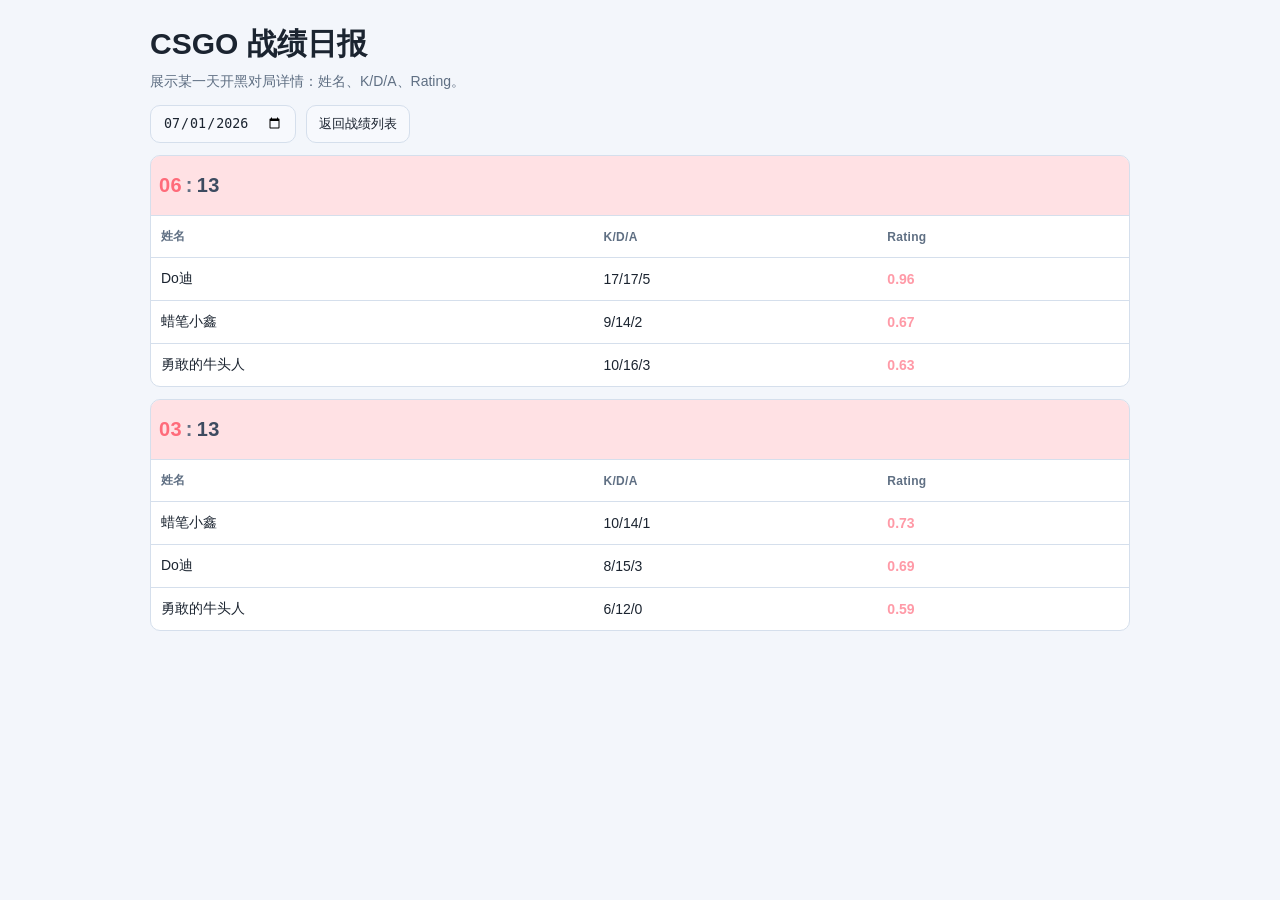
<file: daily-report.html>
<!DOCTYPE html>
<html lang="zh-CN" data-theme="dark">
<head>
    <meta charset="UTF-8" />
    <meta name="viewport" content="width=device-width, initial-scale=1.0" />
    <title>CSGO 战绩日报</title>
    <link rel="icon" type="image/svg+xml" href="assets/favicon.svg" />
    <link rel="stylesheet" href="assets/css/daily-report.css" />
</head>
<body>
<div class="wrap">
    <div class="topbar">
        <div>
            <h1>CSGO 战绩日报</h1>
            <p class="sub">展示某一天开黑对局详情：姓名、K/D/A、Rating。</p>
        </div>
    </div>

    <div class="toolbar">
        <input id="reportDate" class="input" type="date" aria-label="选择战绩日期" />
        <button id="backBtn" class="btn" type="button">返回战绩列表</button>
    </div>

    <div id="tableWrap" class="table-wrap"></div>
</div>

<button id="scrollTopBtn" class="scroll-top" type="button" aria-label="回到顶部">↑</button>
<script src="assets/js/daily-report.js"></script>
</body>
</html>
</file>
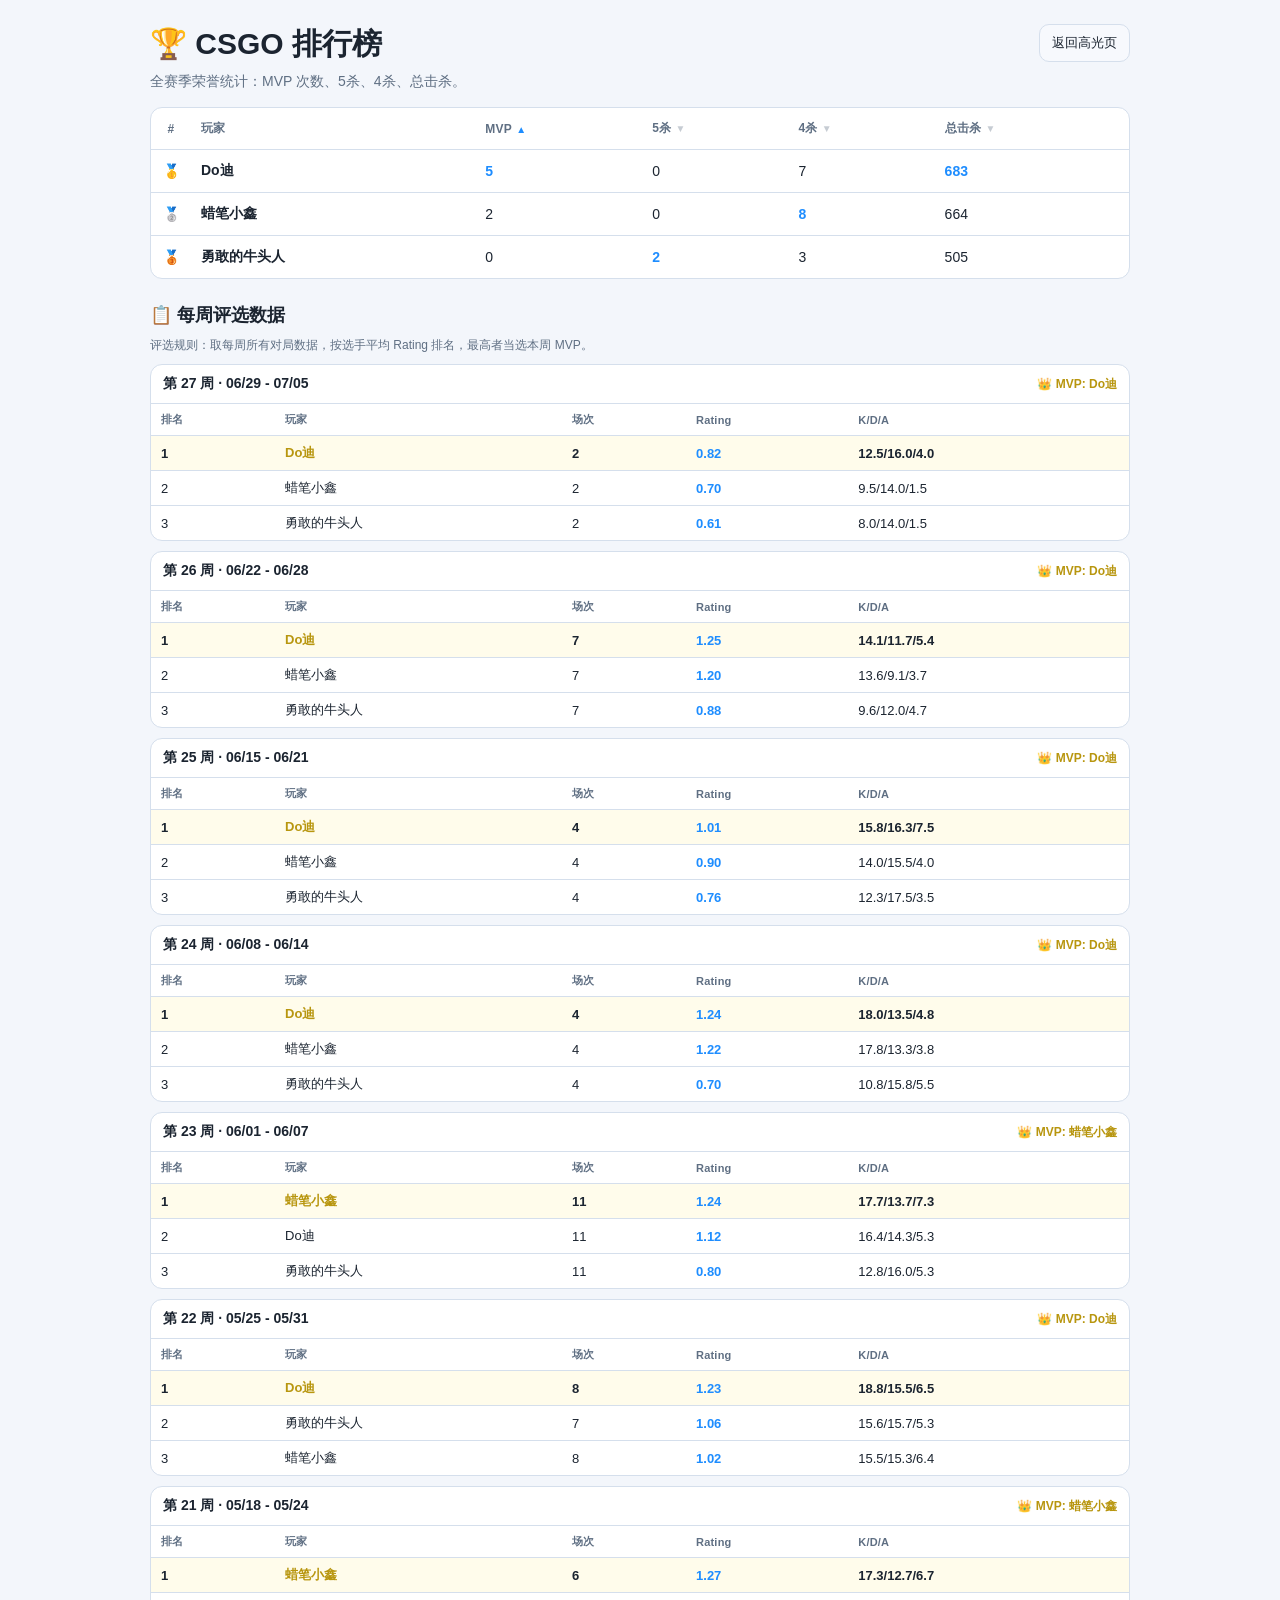
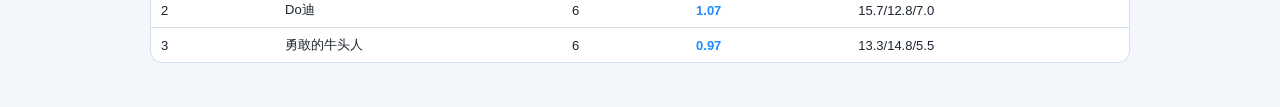
<file: leaderboard.html>
<!DOCTYPE html>
<html lang="zh-CN" data-theme="dark">
<head>
    <meta charset="UTF-8" />
    <meta name="viewport" content="width=device-width, initial-scale=1.0" />
    <title>CSGO 排行榜</title>
    <link rel="icon" type="image/svg+xml" href="assets/favicon.svg" />
    <link rel="stylesheet" href="assets/css/leaderboard.css" />
</head>
<body>
<div class="wrap">
    <div class="topbar">
        <div>
            <h1>🏆 CSGO 排行榜</h1>
            <p class="sub">全赛季荣誉统计：MVP 次数、5杀、4杀、总击杀。</p>
        </div>
        <div class="actions">
            <button id="backBtn" class="btn" type="button">返回高光页</button>
        </div>
    </div>

    <div id="tableWrap" class="table-wrap"></div>
    <div id="weeklyWrap"></div>
</div>

<button id="scrollTopBtn" class="scroll-top" type="button" aria-label="回到顶部">↑</button>

<script src="assets/js/leaderboard.js"></script>
</body>
</html>
</file>
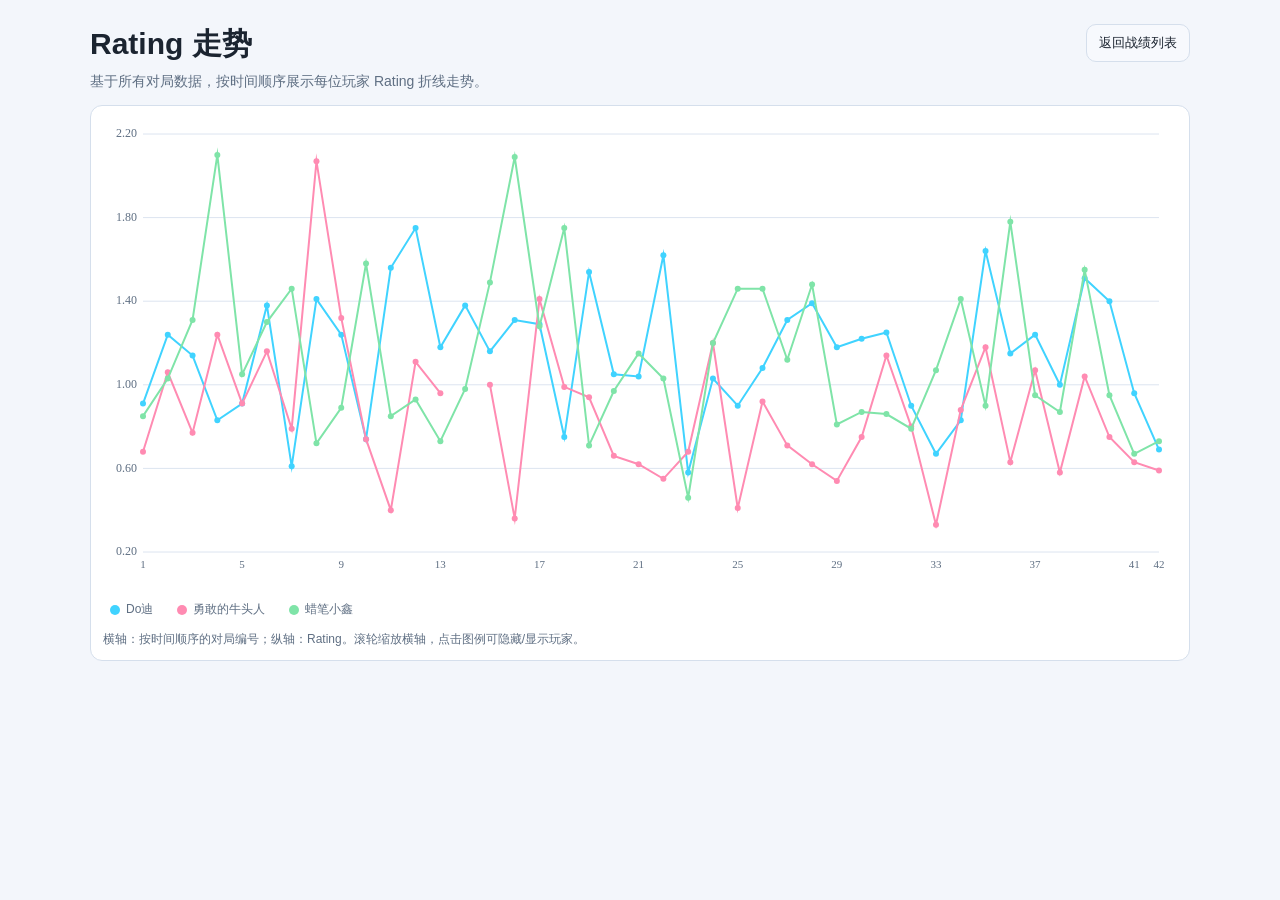
<file: rating-trend.html>
<!DOCTYPE html>
<html lang="zh-CN" data-theme="dark">
<head>
    <meta charset="UTF-8" />
    <meta name="viewport" content="width=device-width, initial-scale=1.0" />
    <title>CSGO Rating 走势</title>
    <link rel="icon" type="image/svg+xml" href="assets/favicon.svg" />
    <link rel="stylesheet" href="assets/css/rating-trend.css" />
</head>
<body>
<div class="wrap">
    <div class="topbar">
        <div>
            <h1>Rating 走势</h1>
            <p class="sub">基于所有对局数据，按时间顺序展示每位玩家 Rating 折线走势。</p>
        </div>
        <button id="backBtn" class="btn" type="button">返回战绩列表</button>
    </div>

    <div id="chartCard" class="chart-card" hidden>
        <div class="chart-wrap">
            <canvas id="ratingChart" aria-label="rating 走势图"></canvas>
            <div id="chartTooltip" class="chart-tooltip" aria-hidden="true"></div>
        </div>
        <div id="legend" class="legend"></div>
        <div class="hint">横轴：按时间顺序的对局编号；纵轴：Rating。滚轮缩放横轴，点击图例可隐藏/显示玩家。</div>
    </div>
    <div id="empty" class="empty" hidden>暂无可绘制的战绩数据。</div>
</div>

<script src="assets/js/rating-trend.js"></script>
</body>
</html>
</file>
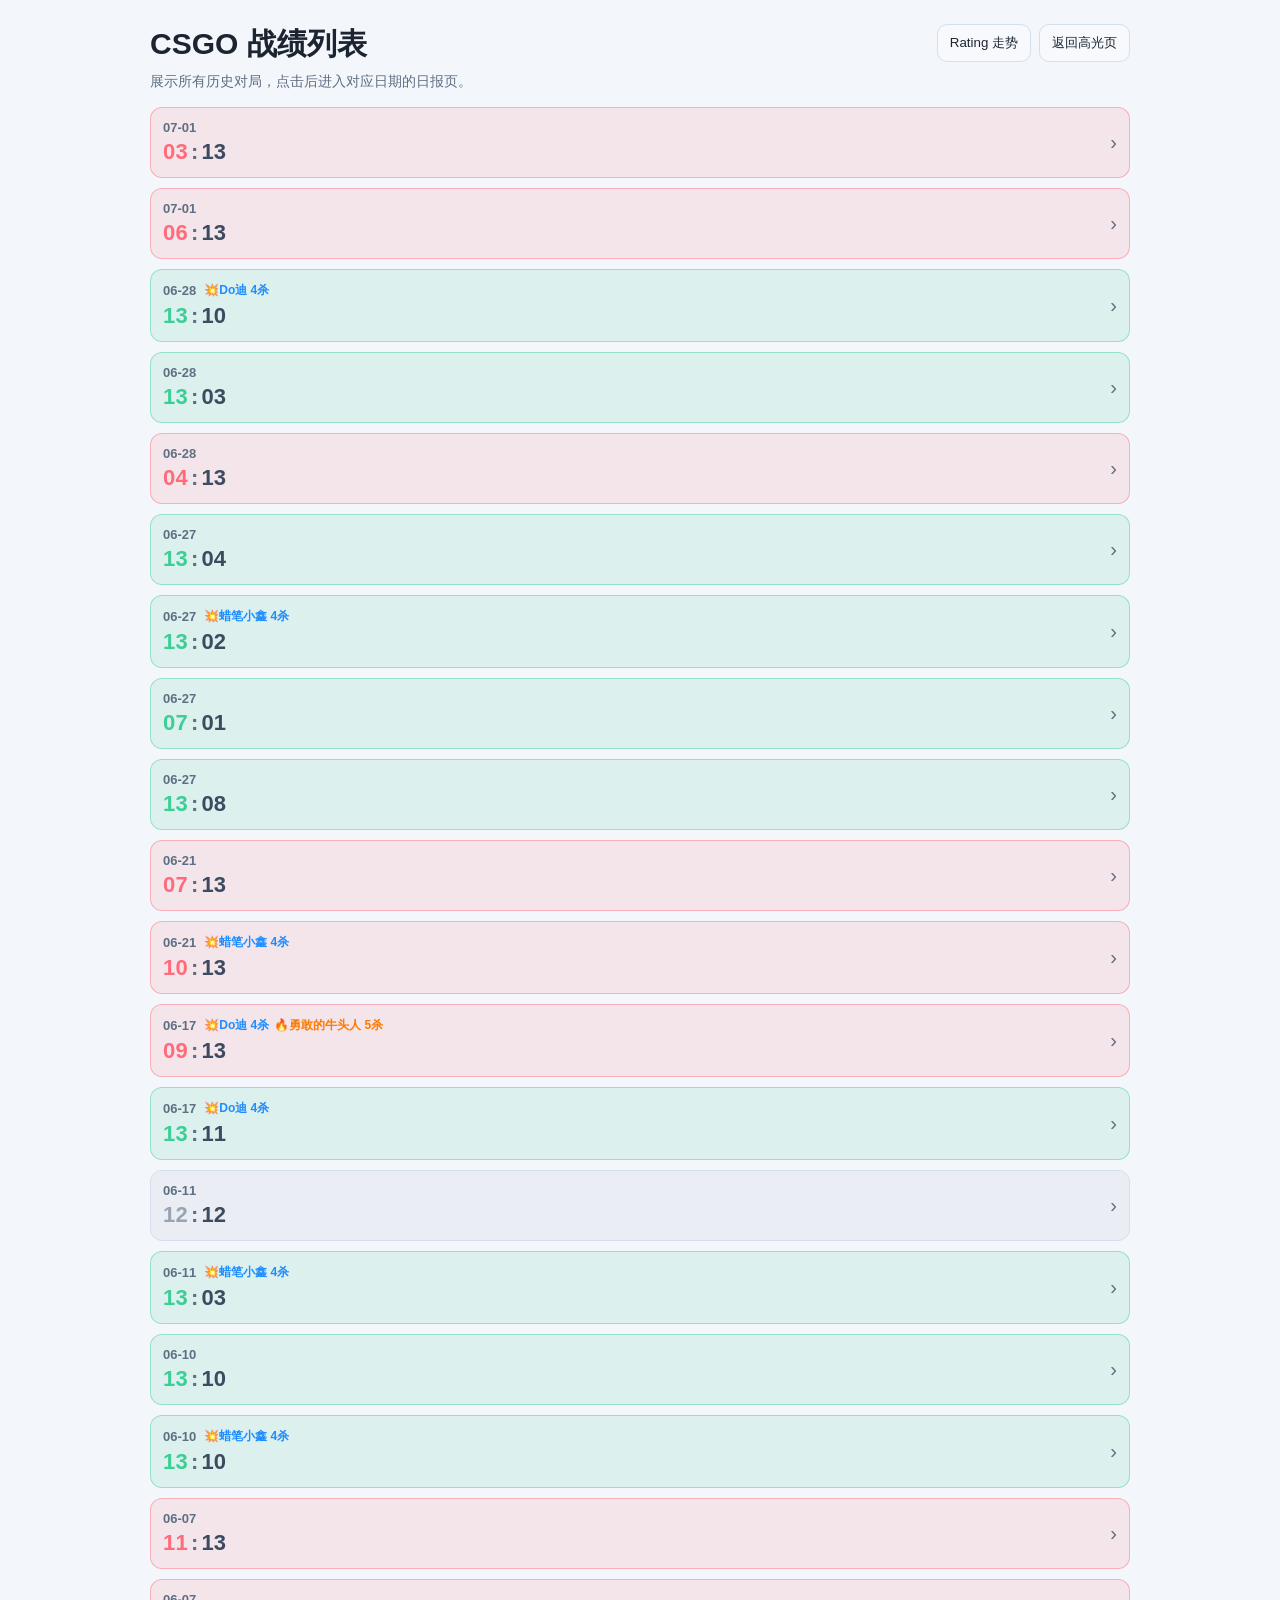
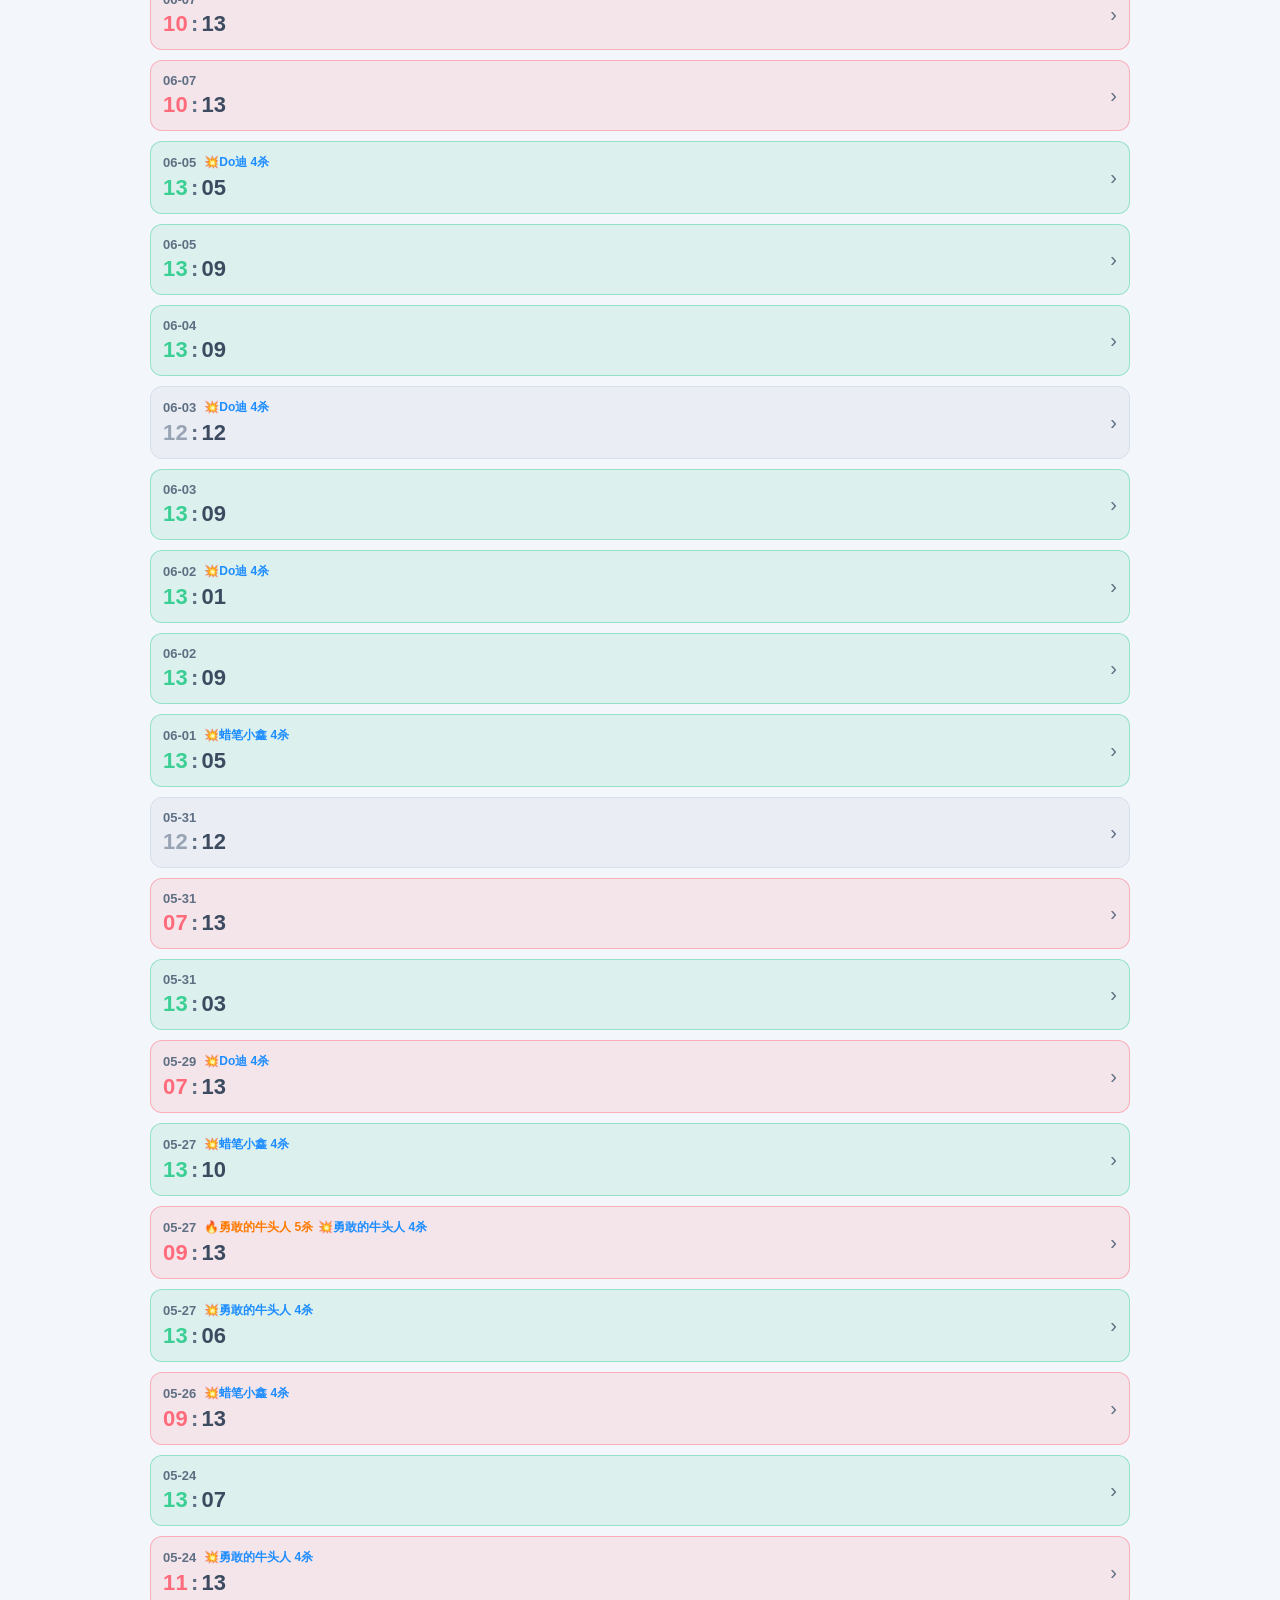
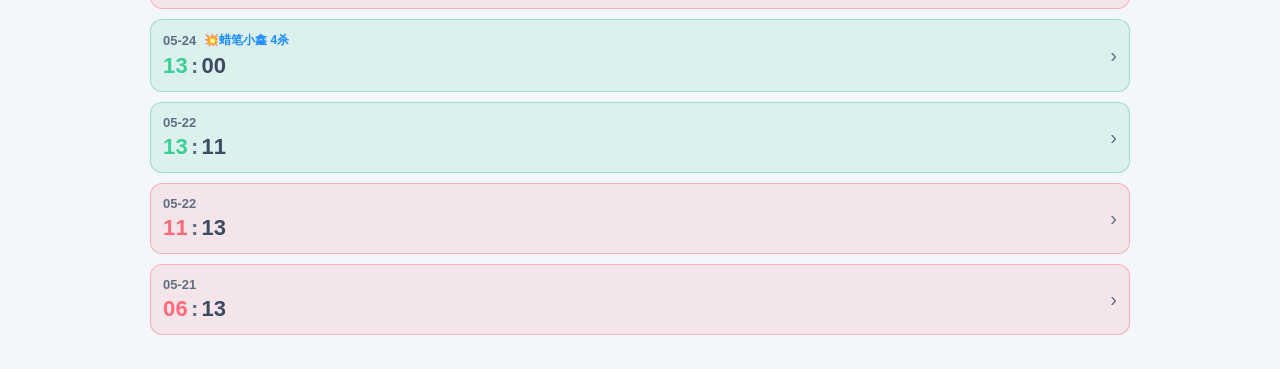
<file: report-list.html>
<!DOCTYPE html>
<html lang="zh-CN" data-theme="dark">
<head>
    <meta charset="UTF-8" />
    <meta name="viewport" content="width=device-width, initial-scale=1.0" />
    <title>CSGO 战绩列表</title>
    <link rel="icon" type="image/svg+xml" href="assets/favicon.svg" />
    <link rel="stylesheet" href="assets/css/report-list.css" />
</head>
<body>
<div class="wrap">
    <div class="topbar">
        <div>
            <h1>CSGO 战绩列表</h1>
            <p class="sub">展示所有历史对局，点击后进入对应日期的日报页。</p>
        </div>
        <div class="actions">
            <button id="trendBtn" class="btn" type="button">Rating 走势</button>
            <button id="backBtn" class="btn" type="button">返回高光页</button>
        </div>
    </div>

    <div id="list" class="list"></div>
    <div id="empty" class="empty" hidden>暂无战绩数据。</div>
</div>

<button id="scrollTopBtn" class="scroll-top" type="button" aria-label="回到顶部">↑</button>
<script src="assets/js/report-list.js"></script>
</body>
</html>
</file>
<file: assets/css/daily-report.css>
:root{
    --bg:#0f1115; --card:#171b22; --text:#f5f7fa; --muted:#9aa4b2; --enemy:#bcc6d4;
    --border:#2a303b; --accent2:#00d4ff; --input-bg:#12161d;
    --score-win-bg:rgba(59,207,149,.16); --score-lose-bg:rgba(255,107,122,.16); --score-draw-bg:rgba(154,164,178,.14);
}
:root[data-theme="light"]{
    --bg:#f3f6fb; --card:#ffffff; --text:#1b2430; --muted:#5f6f83; --enemy:#3d4b60;
    --border:#d5dfec; --accent2:#1e8dff; --input-bg:#f7f9fd;
    --score-win-bg:rgba(59,207,149,.2); --score-lose-bg:rgba(255,107,122,.2); --score-draw-bg:rgba(95,111,131,.12);
}
*{box-sizing:border-box}
body{margin:0;background:var(--bg);color:var(--text);font-family:Segoe UI,Microsoft YaHei,sans-serif}
.wrap{width:min(980px,92%);margin:0 auto;padding:24px 0 34px}
.topbar{display:flex;justify-content:space-between;align-items:flex-start;gap:10px;flex-wrap:wrap}
h1{margin:0;font-size:30px}
.sub{margin:8px 0 0;color:var(--muted);font-size:14px}
.btn,.input{
    height:38px;border:1px solid var(--border);border-radius:10px;background:var(--input-bg);
    color:var(--text);padding:0 12px
}
.btn{cursor:pointer}
.btn:hover{border-color:var(--accent2)}
.toolbar{margin-top:14px;display:flex;gap:10px;flex-wrap:wrap}
.report-match{border:1px solid var(--border);border-radius:10px;overflow:hidden;background:var(--card)}
.report-match + .report-match{margin-top:12px}
.report-match:first-child{margin-top:12px}
.report-match.located{
    outline:2px solid var(--accent2);
    box-shadow:0 0 0 4px rgba(0,212,255,.18), 0 10px 22px rgba(0,0,0,.2);
    animation:locatedPulse .75s ease 1;
}
.match-head{padding:10px 12px;border-bottom:1px solid var(--border);display:flex;justify-content:space-between;gap:10px;align-items:flex-start;flex-wrap:wrap}
.match-head.bg-win{background:var(--score-win-bg)}
.match-head.bg-lose{background:var(--score-lose-bg)}
.match-head.bg-draw{background:var(--score-draw-bg)}
.match-summary{margin-top:14px;border:1px solid var(--border);border-radius:12px;background:var(--card);padding:12px}
.match-score{font-size:20px;font-weight:800;letter-spacing:.3px;display:flex;align-items:center}
.match-score-sep{color:var(--muted);padding:0 4px}
.score-win{color:#3bcf95}
.score-lose{color:#ff6b7a}
.score-draw{color:#98a3b3}
.score-enemy{color:var(--enemy)}
.match-summary{margin-top:0;border:none;border-radius:8px;padding:8px 4px 8px 0;margin-left:-4px;background:transparent}
table{width:100%;border-collapse:collapse;font-size:14px}
th,td{padding:12px 10px;border-bottom:1px solid var(--border);text-align:left;white-space:nowrap}
th{font-size:12px;color:var(--muted);letter-spacing:.3px}
tr:last-child td{border-bottom:none}
.rating-good{color:#78dfb4;font-weight:700}
.rating-bad{color:#ff9aa7;font-weight:700}
.empty{padding:16px 12px;color:var(--muted);font-size:13px}
@keyframes locatedPulse{
    0%{transform:scale(1)}
    45%{transform:scale(1.012)}
    100%{transform:scale(1)}
}
.match-score .multi-badges{display:inline-flex;gap:5px;margin-left:8px;vertical-align:middle}
.multi-badge{display:inline-flex;align-items:center;gap:2px;font-size:12px;font-weight:600;margin-left:6px}
.multi-badge.k4{color:var(--accent2)}
.multi-badge.k5{color:#ff7a00}
.scroll-top{
    position:fixed;bottom:30px;right:30px;z-index:999;
    width:44px;height:44px;border-radius:50%;border:1px solid var(--border);
    background:var(--card);color:var(--text);font-size:20px;cursor:pointer;
    display:flex;align-items:center;justify-content:center;
    opacity:0;visibility:hidden;transition:opacity .25s,visibility .25s;
    box-shadow:0 4px 14px rgba(0,0,0,.18)
}
.scroll-top.show{opacity:1;visibility:visible}
.scroll-top:hover{border-color:var(--accent2)}
</file>
<file: assets/css/leaderboard.css>
:root{
    --bg:#0f1115; --card:#171b22; --text:#f5f7fa; --muted:#9aa4b2;
    --border:#2a303b; --accent2:#00d4ff; --input-bg:#12161d;
    --gold:#ffd700; --silver:#c0c0c0; --bronze:#cd7f32;
}
:root[data-theme="light"]{
    --bg:#f3f6fb; --card:#ffffff; --text:#1b2430; --muted:#5f6f83;
    --border:#d5dfec; --accent2:#1e8dff; --input-bg:#f7f9fd;
    --gold:#b8960f; --silver:#8a8a8a; --bronze:#8b5e3c;
}
*{box-sizing:border-box}
body{margin:0;background:var(--bg);color:var(--text);font-family:Segoe UI,Microsoft YaHei,sans-serif}
.wrap{width:min(980px,92%);margin:0 auto;padding:24px 0 34px}
.topbar{display:flex;justify-content:space-between;align-items:flex-start;gap:10px;flex-wrap:wrap}
h1{margin:0;font-size:30px}
.sub{margin:8px 0 0;color:var(--muted);font-size:14px}
.btn{
    height:38px;border:1px solid var(--border);border-radius:10px;background:var(--input-bg);
    color:var(--text);padding:0 12px;cursor:pointer
}
.btn:hover{border-color:var(--accent2)}
.actions{display:flex;gap:8px;flex-wrap:wrap}
.table-wrap{margin-top:16px;border:1px solid var(--border);border-radius:12px;background:var(--card);overflow:auto}
table{width:100%;border-collapse:collapse;font-size:14px}
th,td{padding:12px 10px;border-bottom:1px solid var(--border);text-align:left;white-space:nowrap}
th{font-size:12px;color:var(--muted);letter-spacing:.3px;cursor:pointer;user-select:none;position:relative}
th:hover{color:var(--text)}
th .sort-arrow{display:inline-block;margin-left:4px;opacity:.35;font-size:10px}
th.sorted .sort-arrow{opacity:1;color:var(--accent2)}
tr:last-child td{border-bottom:none}
.rank-cell{font-weight:700;text-align:center;width:40px}
.rank-1{color:var(--gold)}
.rank-2{color:var(--silver)}
.rank-3{color:var(--bronze)}
.player-name{font-weight:600}
.stat-highlight{color:var(--accent2);font-weight:700}
.empty{padding:30px 16px;text-align:center;color:var(--muted);font-size:14px}
.weekly-wrap{margin-top:24px}
.weekly-wrap h2{font-size:18px;margin:0 0 10px;color:var(--text)}
.weekly-block{border:1px solid var(--border);border-radius:12px;background:var(--card);margin-bottom:10px;overflow:hidden}
.weekly-head{padding:10px 12px;border-bottom:1px solid var(--border);font-size:14px;font-weight:700;display:flex;justify-content:space-between;align-items:center}
.weekly-head .mvp-badge{font-size:12px;font-weight:600;color:var(--gold)}
.weekly-table{width:100%;border-collapse:collapse;font-size:13px}
.weekly-table th,.weekly-table td{padding:8px 10px;border-bottom:1px solid var(--border);text-align:left;white-space:nowrap}
.weekly-table th{font-size:11px;color:var(--muted);letter-spacing:.2px}
.weekly-table tr:last-child td{border-bottom:none}
.weekly-table .mvp-row{background:rgba(255,215,0,.08)}
.weekly-table .mvp-row td{font-weight:600}
.weekly-mvp-name{color:var(--gold);font-weight:700}
.weekly-table .rating-cell{color:var(--accent2);font-weight:600}
.scroll-top{
    position:fixed;bottom:30px;right:30px;z-index:999;
    width:44px;height:44px;border-radius:50%;border:1px solid var(--border);
    background:var(--card);color:var(--text);font-size:20px;cursor:pointer;
    display:flex;align-items:center;justify-content:center;
    opacity:0;visibility:hidden;transition:opacity .25s,visibility .25s;
    box-shadow:0 4px 14px rgba(0,0,0,.18)
}
.scroll-top.show{opacity:1;visibility:visible}
.scroll-top:hover{border-color:var(--accent2)}
</file>
<file: assets/css/rating-trend.css>
:root{
    --bg:#0f1115; --card:#171b22; --text:#f5f7fa; --muted:#9aa4b2;
    --border:#2a303b; --accent2:#00d4ff; --input-bg:#12161d;
    --grid:#2a3240;
}
:root[data-theme="light"]{
    --bg:#f3f6fb; --card:#ffffff; --text:#1b2430; --muted:#5f6f83;
    --border:#d5dfec; --accent2:#1e8dff; --input-bg:#f7f9fd;
    --grid:#dce4f0;
}
*{box-sizing:border-box}
body{margin:0;background:var(--bg);color:var(--text);font-family:Segoe UI,Microsoft YaHei,sans-serif}
.wrap{width:min(1100px,94%);margin:0 auto;padding:24px 0 34px}
.topbar{display:flex;justify-content:space-between;gap:10px;align-items:flex-start;flex-wrap:wrap}
h1{margin:0;font-size:30px}
.sub{margin:8px 0 0;color:var(--muted);font-size:14px}
.btn{height:38px;border:1px solid var(--border);border-radius:10px;background:var(--input-bg);color:var(--text);padding:0 12px;cursor:pointer}
.btn:hover{border-color:var(--accent2)}
.chart-card{margin-top:14px;border:1px solid var(--border);border-radius:12px;background:var(--card);padding:12px}
.chart-wrap{position:relative;height:470px}
#ratingChart{width:100%;height:100%}
.chart-tooltip{
    position:absolute;z-index:5;pointer-events:none;min-width:160px;
    border:1px solid var(--border);background:var(--card);color:var(--text);
    border-radius:10px;padding:8px 10px;font-size:12px;line-height:1.45;
    box-shadow:0 10px 24px rgba(0,0,0,.28);opacity:0;transform:translateY(4px);
    transition:opacity .12s ease, transform .12s ease;
}
.chart-tooltip.show{opacity:1;transform:translateY(0)}
.tooltip-title{font-weight:700}
.tooltip-sub{color:var(--muted);margin-top:2px}
.tooltip-rating{margin-top:4px;font-weight:700}
.tooltip-row{display:flex;justify-content:space-between;gap:10px;margin-top:4px}
.tooltip-name{display:flex;align-items:center;gap:6px}
.tooltip-dot{width:8px;height:8px;border-radius:50%}
.tooltip-val{font-weight:700}
.legend{display:flex;gap:10px;flex-wrap:wrap;margin-top:10px}
.legend-item{display:flex;align-items:center;gap:6px;font-size:12px;color:var(--muted)}
.legend-item{cursor:pointer;user-select:none;padding:2px 6px;border-radius:999px;border:1px solid transparent}
.legend-item:hover{border-color:var(--border);color:var(--text)}
.legend-item.off{opacity:.45;filter:saturate(.5)}
.legend-dot{width:10px;height:10px;border-radius:50%}
.hint{margin-top:10px;font-size:12px;color:var(--muted)}
.empty{margin-top:14px;padding:14px;border:1px solid var(--border);border-radius:10px;background:var(--card);color:var(--muted)}
</file>
<file: assets/css/report-list.css>
:root{
    --bg:#0f1115; --card:#171b22; --text:#f5f7fa; --muted:#9aa4b2; --enemy:#bcc6d4;
    --border:#2a303b; --accent2:#00d4ff; --input-bg:#12161d;
}
:root[data-theme="light"]{
    --bg:#f3f6fb; --card:#ffffff; --text:#1b2430; --muted:#5f6f83; --enemy:#3d4b60;
    --border:#d5dfec; --accent2:#1e8dff; --input-bg:#f7f9fd;
}
*{box-sizing:border-box}
body{margin:0;background:var(--bg);color:var(--text);font-family:Segoe UI,Microsoft YaHei,sans-serif}
.wrap{width:min(980px,92%);margin:0 auto;padding:24px 0 34px}
.topbar{display:flex;justify-content:space-between;align-items:flex-start;gap:10px;flex-wrap:wrap}
.actions{display:flex;gap:8px;flex-wrap:wrap}
h1{margin:0;font-size:30px}
.sub{margin:8px 0 0;color:var(--muted);font-size:14px}
.btn{
    height:38px;border:1px solid var(--border);border-radius:10px;background:var(--input-bg);
    color:var(--text);padding:0 12px;cursor:pointer
}
.btn:hover{border-color:var(--accent2)}
.list{margin-top:16px;display:flex;flex-direction:column;gap:10px}
.item{
    border:1px solid var(--border);border-radius:12px;background:var(--card);
    padding:12px;display:flex;justify-content:space-between;gap:10px;align-items:center;
    text-decoration:none;color:inherit
}
.item.result-win{background:rgba(59,207,149,.12);border-color:rgba(59,207,149,.45)}
.item.result-lose{background:rgba(255,107,122,.12);border-color:rgba(255,107,122,.45)}
.item.result-draw{background:rgba(154,164,178,.1)}
.item:hover{border-color:var(--accent2)}
.item.located{
    outline:2px solid var(--accent2);
    box-shadow:0 0 0 4px rgba(0,212,255,.18), 0 10px 22px rgba(0,0,0,.2);
    animation:locatedPulse .75s ease 1;
}
@keyframes locatedPulse{
    0%{transform:scale(1)}
    45%{transform:scale(1.012)}
    100%{transform:scale(1)}
}
.scroll-top{
    position:fixed;bottom:30px;right:30px;z-index:999;
    width:44px;height:44px;border-radius:50%;border:1px solid var(--border);
    background:var(--card);color:var(--text);font-size:20px;cursor:pointer;
    display:flex;align-items:center;justify-content:center;
    opacity:0;visibility:hidden;transition:opacity .25s,visibility .25s;
    box-shadow:0 4px 14px rgba(0,0,0,.18)
}
.scroll-top.show{opacity:1;visibility:visible}
.scroll-top:hover{border-color:var(--accent2)}
.date{font-size:13px;font-weight:600;color:var(--muted);display:flex;align-items:center}
.meta{margin-top:4px;font-size:22px;font-weight:800;letter-spacing:.2px}
.score-win{color:#3bcf95}
.score-lose{color:#ff6b7a}
.score-draw{color:#98a3b3}
.score-enemy{color:var(--enemy)}
.score-sep{color:var(--muted);padding:0 3px}
.arrow{font-size:20px;color:var(--muted)}
.empty{margin-top:16px;padding:16px;border:1px solid var(--border);border-radius:12px;background:var(--card);color:var(--muted)}
.multi-badges{display:inline-flex;gap:5px;flex-wrap:wrap;vertical-align:middle;margin-left:8px}
.multi-badge{display:inline-flex;align-items:center;gap:2px;font-size:12px;font-weight:600}
.multi-badge.k4{color:var(--accent2)}
.multi-badge.k5{color:#ff7a00}
</file>
